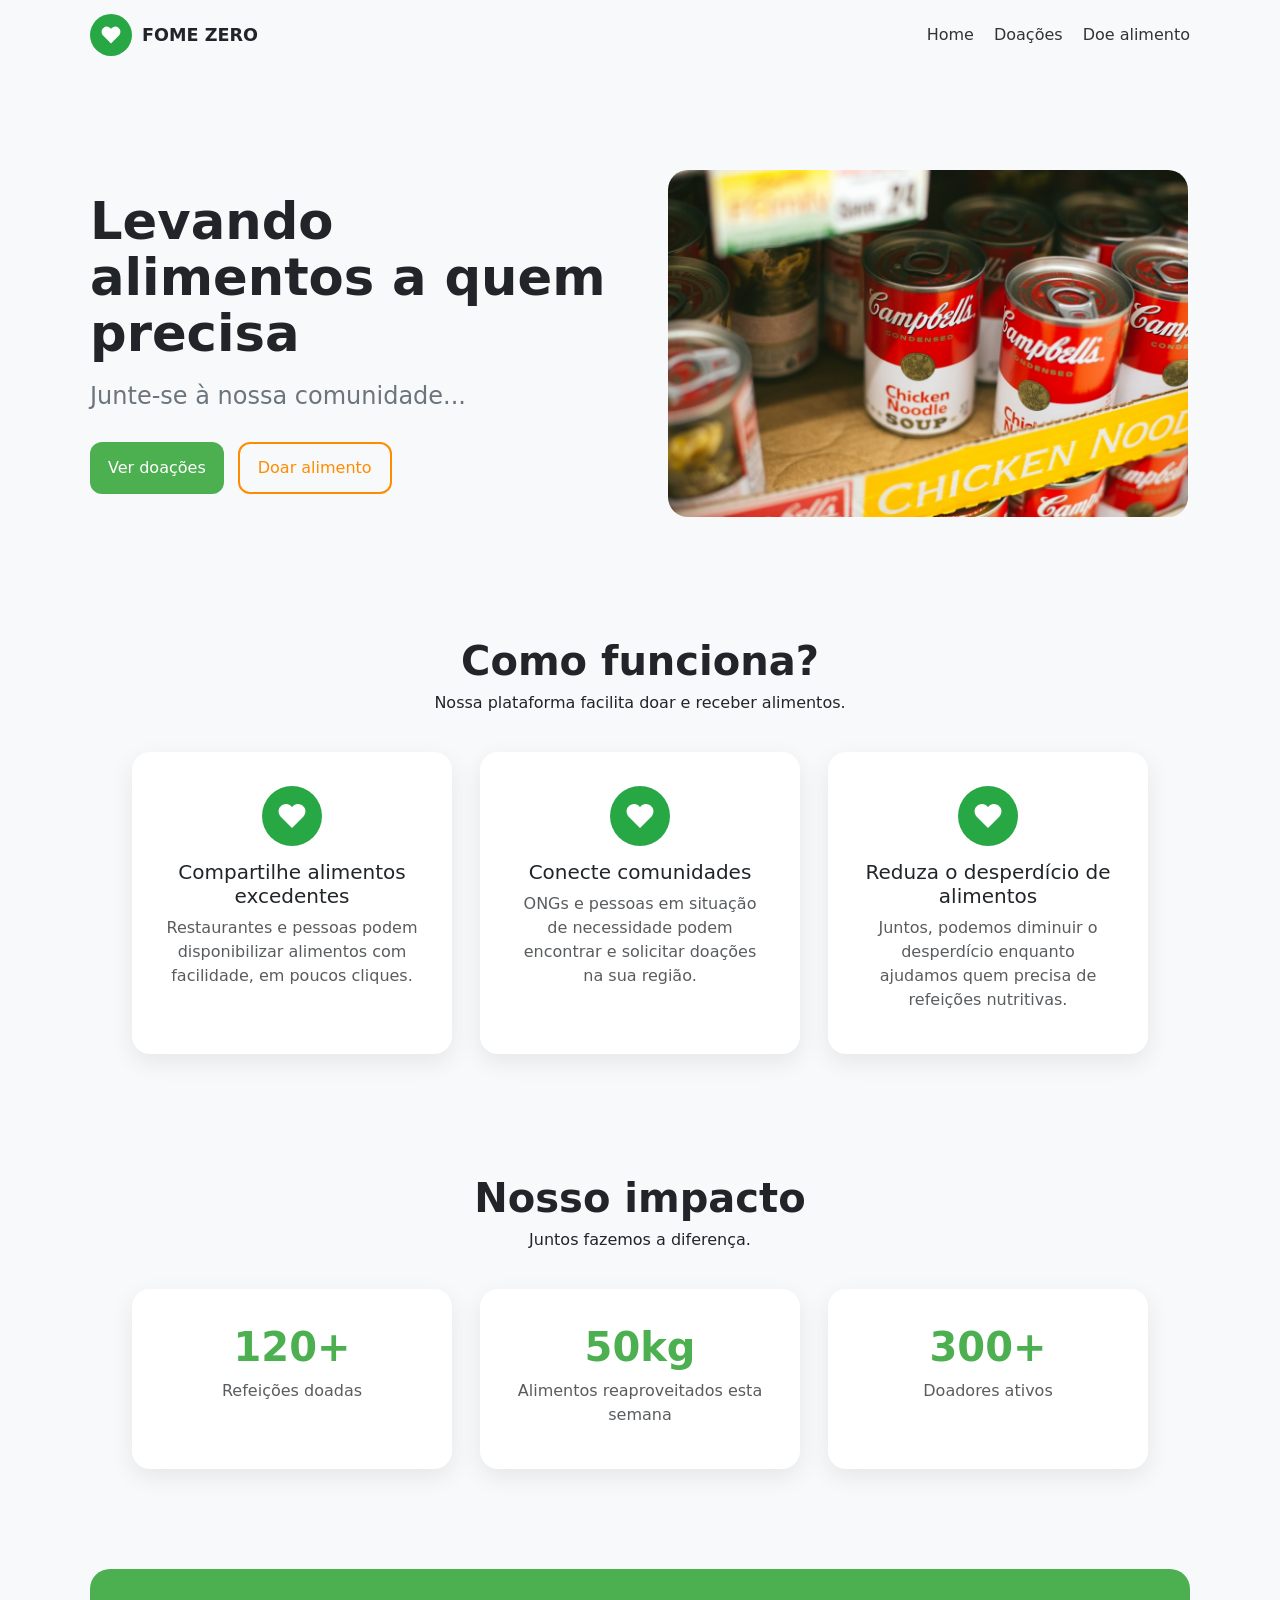
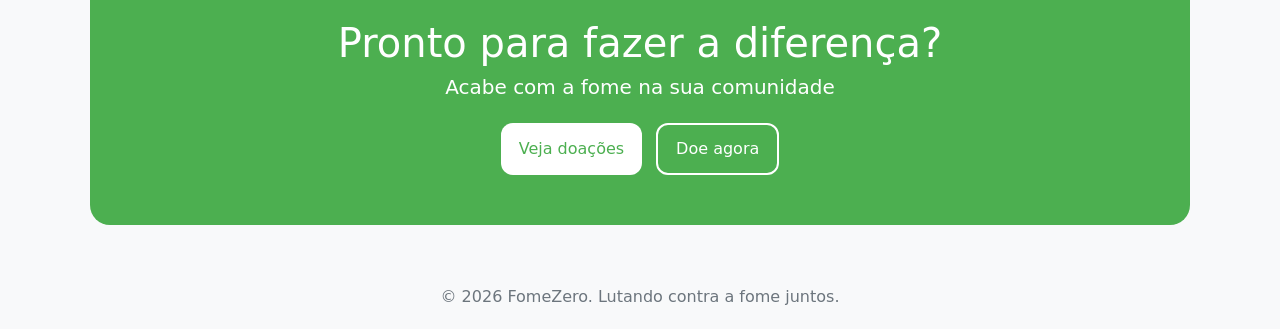
<file: index.html>
<!DOCTYPE html>
<html lang="pt-BR">

<head>
    <link href="https://cdn.jsdelivr.net/npm/bootstrap@5.3.0/dist/css/bootstrap.min.css" rel="stylesheet">
    <link rel="stylesheet" href="./styles.css">
    <meta name="viewport" content="width=device-width, initial-scale=1.0">
</head>

<body>
    <header>
        <nav class="navbar sticky-top bg-body-tertiary">
            <div class="nav-container">

                <div id="header-left-content">
                    <img src="./assets/logo.svg" />
                    <div id="header-title">FOME ZERO</div>
                </div>

                <div id="header-right-content">
                    <a href="./index.html">Home</a>
                    <a href="./donations.html">Doações</a>
                    <a href="./registerFood.html">Doe alimento</a>
                </div>

            </div>
        </nav>
    </header>
    <section id="first-section">
        <div id="hero-content">

            <div id="body-left-content">
                <h1>Levando alimentos a quem precisa</h1>
                <h4>Junte-se à nossa comunidade...</h4>

                <div id="body-left-content-buttons">
                    <button onclick="window.location.href='./donations.html'">Ver doações</button>
                    <button onclick="window.location.href='./registerFood.html'">Doar alimento</button>
                </div>
            </div>

            <div id="body-right-content">
                <img src="./assets/can.png" />
            </div>

        </div>
    </section>
    <section id="second-section">
        <div id="top-content">
            <h1>Como funciona?</h1>
            <h6>Nossa plataforma facilita doar e receber alimentos.</h6>
        </div>

        <div id="bottom-content">
            <div class="card" style="width: 25rem;">
                <div class="card-body">
                    <img src="./assets/logo.svg" />
                    <h5 class="card-title">Compartilhe alimentos excedentes</h5>
                    <h6 class="card-subtitle mb-2 text-body-secondary">Restaurantes e pessoas podem disponibilizar
                        alimentos com facilidade, em poucos cliques.</h6>
                </div>
            </div>

            <div class="card" style="width: 25rem;">
                <div class="card-body">
                    <img src="./assets/logo.svg" />
                    <h5 class="card-title">Conecte comunidades</h5>
                    <h6 class="card-subtitle mb-2 text-body-secondary">ONGs e pessoas em situação de necessidade podem
                        encontrar e solicitar doações na sua região.</h6>
                </div>
            </div>

            <div class="card" style="width: 25rem;">
                <div class="card-body">
                    <img src="./assets/logo.svg" />
                    <h5 class="card-title">Reduza o desperdício de alimentos</h5>
                    <h6 class="card-subtitle mb-2 text-body-secondary">Juntos, podemos diminuir o desperdício enquanto
                        ajudamos quem precisa de refeições nutritivas.</h6>
                </div>
            </div>
        </div>
    </section>
    <section id="third-section">

        <div id="top-content">
            <h1>Nosso impacto</h1>
            <h6>Juntos fazemos a diferença.</h6>
        </div>

        <div id="bottom-content">
            <div class="card" style="width: 25rem;">
                <div class="card-body">
                    <h1 class="card-title">120+</h1>
                    <h6 class="card-subtitle mb-2 text-body-secondary">Refeições doadas</h6>
                </div>
            </div>

            <div class="card" style="width: 25rem;">
                <div class="card-body">
                    <h1 class="card-title">50kg</h1>
                    <h6 class="card-subtitle mb-2 text-body-secondary">Alimentos reaproveitados esta semana</h6>
                </div>
            </div>

            <div class="card" style="width: 25rem;">
                <div class="card-body">
                    <h1 class="card-title">300+</h1>
                    <h6 class="card-subtitle mb-2 text-body-secondary">Doadores ativos</h6>
                </div>
            </div>
        </div>

    </section>
    <section class="cta-section">
        <div>
            <h1>Pronto para fazer a diferença?</h1>
            <h5>Acabe com a fome na sua comunidade</h5>

            <div class="cta-buttons">
                <button onclick="window.location.href='./donations.html'">Veja doações</button>
                <button onclick="window.location.href='./registerFood.html'">Doe agora</button>
            </div>
        </div>
    </section>
</body>
<footer>
    <div>
        © 2026 FomeZero. Lutando contra a fome juntos.
    </div>
</footer>

</html>
</file>
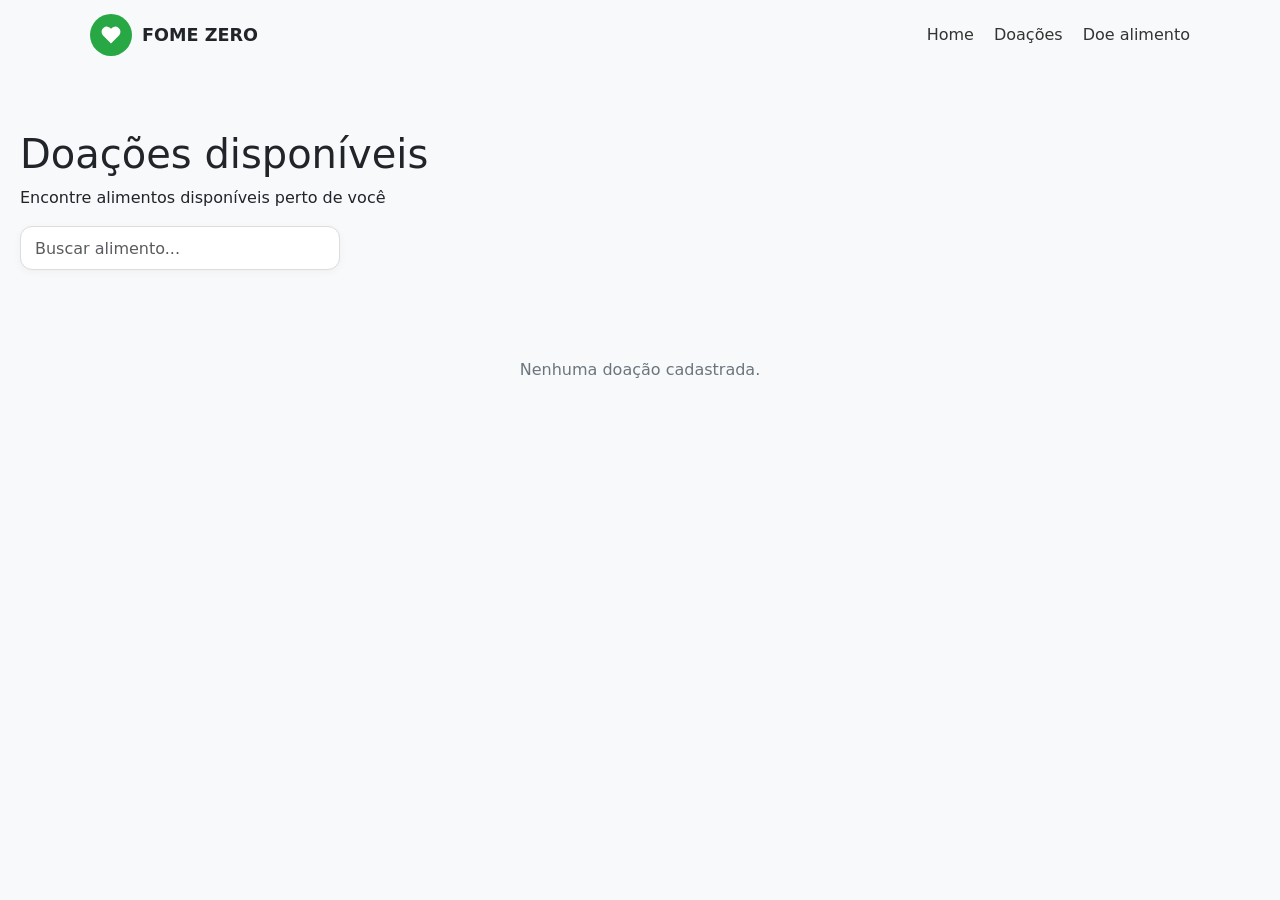
<file: donations.html>
<!DOCTYPE html>
<html lang="pt-BR">

<head>
    <meta charset="UTF-8" />
    <meta name="viewport" content="width=device-width, initial-scale=1.0" />

    <title>Doações - Fome Zero</title>

    <link href="https://cdn.jsdelivr.net/npm/bootstrap@5.3.0/dist/css/bootstrap.min.css" rel="stylesheet">

    <link rel="stylesheet" href="./styles.css">
</head>

<body>

    <header>

        <nav class="navbar sticky-top bg-body-tertiary">

            <div class="nav-container">

                <div id="header-left-content">

                    <img src="./assets/logo.svg" />

                    <div id="header-title">
                        FOME ZERO
                    </div>

                </div>

                <div id="header-right-content">

                    <a href="./index.html">
                        Home
                    </a>

                    <a href="./donations.html">
                        Doações
                    </a>

                    <a href="./registerFood.html">
                        Doe alimento
                    </a>

                </div>

            </div>

        </nav>

    </header>

    <section class="donations-section">

        <div class="donations-header">

            <h1>
                Doações disponíveis
            </h1>

            <p>
                Encontre alimentos disponíveis perto de você
            </p>

        </div>

        <div class="search-container">

            <input type="text" id="searchInput" placeholder="Buscar alimento..." class="form-control" />

        </div>

        <div id="donations-list" class="donations-grid"></div>

        <div id="empty-message" class="empty-message">
            Nenhuma doação cadastrada.
        </div>

    </section>

    <div class="modal fade" id="pickupModal" tabindex="-1">

        <div class="modal-dialog modal-dialog-centered">

            <div class="modal-content">

                <div class="modal-header">

                    <h5 class="modal-title">
                        Solicitar retirada
                    </h5>

                    <button type="button" class="btn-close" data-bs-dismiss="modal"></button>

                </div>

                <div class="modal-body">

                    <label class="form-label">
                        Nome de quem vai retirar
                    </label>

                    <input type="text" id="pickupName" class="form-control" placeholder="Digite seu nome">

                </div>

                <div class="modal-footer">

                    <button type="button" class="btn btn-secondary" data-bs-dismiss="modal">
                        Cancelar
                    </button>

                    <button type="button" class="btn btn-success" id="confirmPickup">
                        Confirmar
                    </button>

                </div>

            </div>

        </div>

    </div>

    <div class="toast-container position-fixed bottom-0 end-0 p-3">

        <div id="pickupToast" class="toast align-items-center text-bg-success border-0" role="alert">

            <div class="d-flex">

                <div class="toast-body">
                    Solicitação enviada com sucesso!
                </div>

                <button type="button" class="btn-close btn-close-white me-2 m-auto" data-bs-dismiss="toast"></button>

            </div>

        </div>

    </div>

    <script src="https://cdn.jsdelivr.net/npm/bootstrap@5.3.0/dist/js/bootstrap.bundle.min.js"></script>

    <script>

        const donationsList =
            document.getElementById("donations-list");

        const emptyMessage =
            document.getElementById("empty-message");

        const searchInput =
            document.getElementById("searchInput");

        const pickupModalElement =
            document.getElementById("pickupModal");

        const pickupModal =
            new bootstrap.Modal(pickupModalElement);

        const pickupToast =
            new bootstrap.Toast(
                document.getElementById("pickupToast")
            );

        const confirmPickupButton =
            document.getElementById("confirmPickup");

        let selectedDonationId = null;

        let donations =
            JSON.parse(
                localStorage.getItem("donations")
            ) || [];

        function renderDonations(
            filteredDonations = donations
        ) {

            donationsList.innerHTML = "";

            if (filteredDonations.length === 0) {

                emptyMessage.style.display = "block";

                return;
            }

            emptyMessage.style.display = "none";

            filteredDonations.forEach((donation) => {

                const card =
                    document.createElement("div");

                card.className = "donation-card";

                card.innerHTML = `

                    <div class="donation-image">

                        <img
                            src="${donation.imagem || './assets/not_found.jpeg'}"
                            alt="food"
                        >

                    </div>

                    <div class="donation-content">

                        <div class="donation-top">

                            <h3 title="${donation.nome}">
                                ${donation.nome}
                            </h3>

                            <span class="badge-type">
                                ${donation.tipo}
                            </span>

                        </div>

                        <p>
                            <strong>Quantidade:</strong>
                            ${donation.quantidade}
                        </p>

                        <p class="address-text">

                            <strong>Endereço:</strong>

                            <span title="
                                ${donation.rua || ""}
                                ${donation.complemento || ""}
                            ">

                                ${donation.rua || ""}

                                ${donation.complemento
                        ? `<br>${donation.complemento}`
                        : ""
                    }

                            </span>

                        </p>

                        <p>
                            <strong>Horário:</strong>
                            ${donation.inicio} até ${donation.fim}
                        </p>

                        <p
                            class="observation"
                            title="${donation.observacoes || ''}"
                        >

                            ${donation.observacoes || "Sem observações"}

                        </p>

                        <button
                            class="claim-btn"
                            onclick="openPickupModal(${donation.id})"
                        >
                            Solicitar retirada
                        </button>

                    </div>

                `;

                donationsList.appendChild(card);

            });

        }

        function openPickupModal(id) {

            selectedDonationId = id;

            document.getElementById("pickupName").value = "";

            pickupModal.show();

        }

        confirmPickupButton.addEventListener("click", () => {

            const pickupName =
                document.getElementById("pickupName").value;

            if (!pickupName.trim()) {

                alert("Digite o nome de quem vai retirar.");

                return;
            }

            pickupModal.hide();

            pickupToast.show();

        });

        renderDonations();

        searchInput.addEventListener("input", (e) => {

            const value =
                e.target.value.toLowerCase();

            const filtered =
                donations.filter((item) =>

                    item.nome
                        .toLowerCase()
                        .includes(value)

                    ||

                    item.tipo
                        .toLowerCase()
                        .includes(value)

                );

            renderDonations(filtered);

        });

    </script>

</body>

</html>
</file>
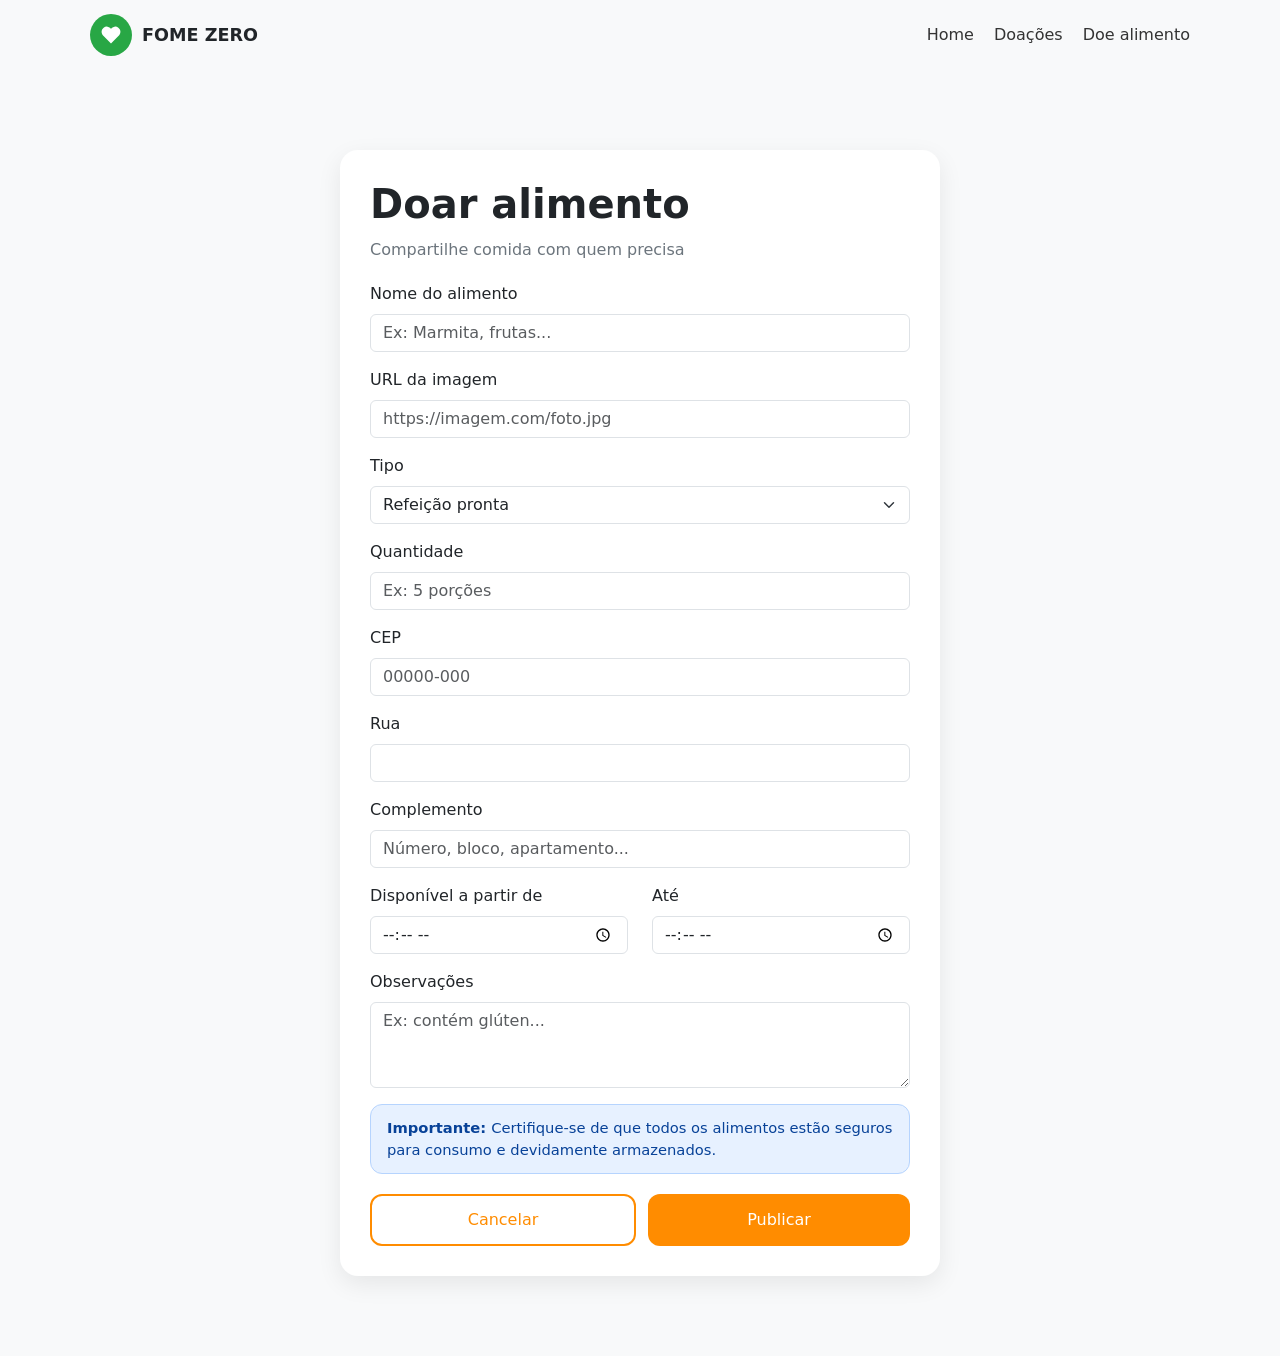
<file: registerFood.html>
<!DOCTYPE html>
<html lang="pt-BR">

<head>
    <meta charset="UTF-8" />
    <meta name="viewport" content="width=device-width, initial-scale=1.0" />

    <title>Doe alimento - Fome Zero</title>

    <link
        href="https://cdn.jsdelivr.net/npm/bootstrap@5.3.0/dist/css/bootstrap.min.css"
        rel="stylesheet"
    >

    <link rel="stylesheet" href="./styles.css">
</head>

<body>

    <header>

        <nav class="navbar sticky-top bg-body-tertiary">

            <div class="nav-container">

                <div id="header-left-content">

                    <img src="./assets/logo.svg" />

                    <div id="header-title">
                        FOME ZERO
                    </div>

                </div>

                <div id="header-right-content">

                    <a href="./index.html">
                        Home
                    </a>

                    <a href="./donations.html">
                        Doações
                    </a>

                    <a href="./registerFood.html">
                        Doe alimento
                    </a>

                </div>

            </div>

        </nav>

    </header>

    <section class="form-section">

        <div class="form-container">

            <h1>
                Doar alimento
            </h1>

            <p>
                Compartilhe comida com quem precisa
            </p>

            <form id="donationForm">

                <div class="mb-3">

                    <label class="form-label">
                        Nome do alimento
                    </label>

                    <input
                        id="nome"
                        type="text"
                        class="form-control"
                        placeholder="Ex: Marmita, frutas..."
                        required
                    >

                </div>

                <div class="mb-3">

                    <label class="form-label">
                        URL da imagem
                    </label>

                    <input
                        id="imagem"
                        type="url"
                        class="form-control"
                        placeholder="https://imagem.com/foto.jpg"
                    >

                </div>

                <div class="mb-3">

                    <label class="form-label">
                        Tipo
                    </label>

                    <select
                        id="tipo"
                        class="form-select"
                    >

                        <option>
                            Refeição pronta
                        </option>

                        <option>
                            Vegetais
                        </option>

                        <option>
                            Frutas
                        </option>

                        <option>
                            Padaria
                        </option>

                        <option>
                            Fast food
                        </option>

                        <option>
                            Japonês
                        </option>

                        <option>
                            Pizza
                        </option>

                        <option>
                            Outros
                        </option>

                    </select>

                </div>

                <div class="mb-3">

                    <label class="form-label">
                        Quantidade
                    </label>

                    <input
                        id="quantidade"
                        type="text"
                        class="form-control"
                        placeholder="Ex: 5 porções"
                        required
                    >

                </div>

                <div class="mb-3">

                    <label class="form-label">
                        CEP
                    </label>

                    <input
                        id="cep"
                        type="text"
                        class="form-control"
                        placeholder="00000-000"
                        maxlength="9"
                        required
                    >

                </div>

                <div class="mb-3">

                    <label class="form-label">
                        Rua
                    </label>

                    <input
                        id="rua"
                        type="text"
                        class="form-control"
                        readonly
                    >

                </div>

                <div class="mb-3">

                    <label class="form-label">
                        Complemento
                    </label>

                    <input
                        id="complemento"
                        type="text"
                        class="form-control"
                        placeholder="Número, bloco, apartamento..."
                    >

                </div>

                <div class="row">

                    <div class="col-md-6 mb-3">

                        <label class="form-label">
                            Disponível a partir de
                        </label>

                        <input
                            id="inicio"
                            type="time"
                            class="form-control"
                            required
                        >

                    </div>

                    <div class="col-md-6 mb-3">

                        <label class="form-label">
                            Até
                        </label>

                        <input
                            id="fim"
                            type="time"
                            class="form-control"
                            required
                        >

                    </div>

                </div>

                <div class="mb-3">

                    <label class="form-label">
                        Observações
                    </label>

                    <textarea
                        id="observacoes"
                        class="form-control"
                        rows="3"
                        placeholder="Ex: contém glúten..."
                    ></textarea>

                </div>

                <div class="info-box">

                    <strong>
                        Importante:
                    </strong>

                    Certifique-se de que todos os alimentos
                    estão seguros para consumo e devidamente
                    armazenados.

                </div>

                <div class="form-buttons">

                    <button
                        type="button"
                        class="btn-cancel"
                        onclick="window.location.href='./index.html'"
                    >
                        Cancelar
                    </button>

                    <button
                        type="submit"
                        class="btn-submit"
                        id="submitButton"
                    >

                        <span id="buttonText">
                            Publicar
                        </span>

                        <span
                            id="buttonSpinner"
                            class="spinner-border spinner-border-sm ms-2 d-none"
                        ></span>

                    </button>

                </div>

            </form>

        </div>

    </section>

    <div class="toast-container position-fixed bottom-0 end-0 p-3">

        <div
            id="successToast"
            class="toast align-items-center text-bg-success border-0"
            role="alert"
        >

            <div class="d-flex">

                <div class="toast-body">
                    Doação publicada com sucesso!
                </div>

                <button
                    type="button"
                    class="btn-close btn-close-white me-2 m-auto"
                    data-bs-dismiss="toast"
                ></button>

            </div>

        </div>

    </div>

    <script src="https://cdn.jsdelivr.net/npm/bootstrap@5.3.0/dist/js/bootstrap.bundle.min.js"></script>

    <script>

        const cepInput =
            document.getElementById("cep");

        cepInput.addEventListener("input", (e) => {

            let value =
                e.target.value.replace(/\D/g, "");

            value = value.replace(
                /^(\d{5})(\d)/,
                "$1-$2"
            );

            e.target.value = value;

        });

        cepInput.addEventListener("blur", async () => {

            const cep =
                cepInput.value.replace(/\D/g, "");

            if (cep.length !== 8) return;

            try {

                const response = await fetch(
                    `https://viacep.com.br/ws/${cep}/json/`
                );

                const data =
                    await response.json();

                if (data.erro) {

                    alert("CEP não encontrado.");

                    return;
                }

                const ruaCompleta =
                    `${data.logradouro} - ${data.bairro}, ${data.localidade}/${data.uf}`;

                document.getElementById("rua").value =
                    ruaCompleta;

            } catch (error) {

                console.error(error);

                alert("Erro ao buscar CEP.");

            }

        });

        const form =
            document.getElementById("donationForm");

        form.addEventListener("submit", (e) => {

            e.preventDefault();

            const submitButton =
                document.getElementById("submitButton");

            const buttonText =
                document.getElementById("buttonText");

            const buttonSpinner =
                document.getElementById("buttonSpinner");

            submitButton.disabled = true;

            buttonText.innerText = "Publicando...";

            buttonSpinner.classList.remove("d-none");

            const donation = {

                id: Date.now(),

                nome:
                    document.getElementById("nome").value,

                imagem:
                    document.getElementById("imagem").value,

                tipo:
                    document.getElementById("tipo").value,

                quantidade:
                    document.getElementById("quantidade").value,

                cep:
                    document.getElementById("cep").value,

                rua:
                    document.getElementById("rua").value,

                complemento:
                    document.getElementById("complemento").value,

                inicio:
                    document.getElementById("inicio").value,

                fim:
                    document.getElementById("fim").value,

                observacoes:
                    document.getElementById("observacoes").value,
            };

            const existingDonations =
                JSON.parse(
                    localStorage.getItem("donations")
                ) || [];

            existingDonations.push(donation);

            localStorage.setItem(
                "donations",
                JSON.stringify(existingDonations)
            );

            const toastElement =
                document.getElementById("successToast");

            const toast =
                new bootstrap.Toast(toastElement);

            toast.show();

            form.reset();

            setTimeout(() => {

                submitButton.disabled = false;

                buttonText.innerText = "Publicar";

                buttonSpinner.classList.add("d-none");

                window.location.href =
                    "donations.html";

            }, 900);

        });

    </script>

</body>

</html>
</file>
<file: styles.css>
body {
  font-family: system-ui, -apple-system, sans-serif;
  background-color: #f8f9fa;
  margin: 0;
}

:root {
  --green: #4CAF50;
  --orange: #ff8c00;
}

.navbar {
  padding: 14px 20px;
}

.nav-container {
  max-width: 1100px;
  margin: 0 auto;
  width: 100%;

  display: flex;
  justify-content: space-between;
  align-items: center;
}

#header-left-content {
  display: flex;
  align-items: center;
  gap: 10px;
}

#header-left-content img {
  width: 42px;
}

#header-title {
  font-weight: bold;
  font-size: 1.1rem;
}

#header-right-content {
  display: flex;
  gap: 20px;
}

#header-right-content a {
  text-decoration: none;
  color: #333;
  font-weight: 500;
}

section {
  padding: 60px 20px;
}

#first-section {
  margin-top: 40px;
}

#hero-content {
  max-width: 1100px;
  margin: 0 auto;

  display: flex;
  align-items: center;
  justify-content: space-between;
  gap: 50px;
}

#body-left-content {
  flex: 1;
}

#body-left-content h1 {
  font-size: 3.2rem;
  font-weight: 700;
  margin-bottom: 16px;
  line-height: 1.1;
}

#body-left-content h4 {
  color: #6c757d;
  margin-bottom: 28px;
  line-height: 1.5;
}

#body-left-content-buttons {
  display: flex;
  gap: 14px;
  flex-wrap: wrap;
}

button {
  border-radius: 12px;
  padding: 12px 18px;
  border: none;
  cursor: pointer;
  transition: 0.2s ease;
  font-weight: 500;
}

button:hover {
  transform: translateY(-2px);
}

#body-left-content-buttons button:first-child {
  background-color: var(--green);
  color: white;
}

#body-left-content-buttons button:last-child {
  background-color: transparent;
  color: var(--orange);
  border: 2px solid var(--orange);
}

#body-right-content {
  flex: 1;
  display: flex;
  justify-content: center;
}

#body-right-content img {
  width: 100%;
  max-width: 520px;
  border-radius: 20px;
}

#top-content {
  text-align: center;
  margin-bottom: 40px;
}

#top-content h1 {
  font-weight: 700;
}

#bottom-content {
  display: flex;
  gap: 28px;
  justify-content: center;
  flex-wrap: wrap;
}

.card {
  width: 320px !important;
  border: none;
  border-radius: 18px;
  padding: 18px;
  background: white;
  box-shadow: 0 8px 24px rgba(0,0,0,0.08);
  transition: 0.2s ease;
}

.card:hover {
  transform: translateY(-6px);
  box-shadow: 0 12px 30px rgba(0,0,0,0.12);
}

.card img {
  width: 60px;
  display: block;
  margin: 0 auto 14px auto;
}

.card-body {
  text-align: center;
}

.card-title {
  margin-bottom: 12px;
}

.card-subtitle {
  line-height: 1.5;
}

#third-section .card h1 {
  color: var(--green);
  font-weight: 700;
}

.cta-section {
  max-width: 1100px;
  margin: 40px auto;
  text-align: center;

  background: var(--green);
  color: white;

  border-radius: 20px;
  padding: 50px 20px;
}

.cta-buttons {
  margin-top: 24px;

  display: flex;
  justify-content: center;
  gap: 14px;
  flex-wrap: wrap;
}

.cta-section button:first-child {
  background: white;
  color: var(--green);
}

.cta-section button:last-child {
  background: transparent;
  border: 2px solid white;
  color: white;
}

footer {
  text-align: center;
  padding: 20px;
  color: #6c757d;
}

.form-section {
  display: flex;
  justify-content: center;
  padding: 80px 20px;
}

.form-container {
  max-width: 600px;
  width: 100%;

  background: white;
  padding: 30px;
  border-radius: 18px;

  box-shadow: 0 8px 24px rgba(0,0,0,0.08);
}

.form-container h1 {
  font-weight: 700;
  margin-bottom: 10px;
}

.form-container p {
  color: #6c757d;
  margin-bottom: 20px;
}

.form-buttons {
  display: flex;
  gap: 12px;
}

.form-buttons button {
  flex: 1;
}

.btn-submit {
  background-color: var(--orange);
  color: white;
}

.btn-cancel {
  background-color: transparent;
  border: 2px solid var(--orange);
  color: var(--orange);
}

.info-box {
  background-color: #e7f1ff;
  border: 1px solid #b6d4fe;
  border-radius: 12px;
  padding: 12px 16px;
  font-size: 0.92rem;
  color: #084298;
  margin-bottom: 20px;
}

.donations-grid {
  display: grid;
  grid-template-columns: repeat(4, 1fr);
  gap: 20px;
}

.donation-card {
  background: white;
  border-radius: 16px;
  overflow: hidden;

  box-shadow: 0 4px 18px rgba(0,0,0,0.08);

  transition: 0.2s ease;

  display: flex;
  flex-direction: column;
  height: 100%;
}

.donation-card:hover {
  transform: translateY(-4px);
}

.donation-image img {
  width: 100%;
  height: 180px;
  object-fit: cover;
}

.donation-content {
  padding: 16px;

  display: flex;
  flex-direction: column;
  flex: 1;
}

.donation-top {
  display: flex;
  justify-content: space-between;
  align-items: center;
  gap: 10px;

  margin-bottom: 10px;
}

.donation-top h3 {
  margin: 0;
  font-size: 1.05rem;
  font-weight: 600;
}

.badge-type {
  background: #fff3cd;
  color: #856404;
  padding: 4px 10px;
  border-radius: 999px;
  font-size: 0.72rem;
  white-space: nowrap;
}

.donation-content p {
  margin-bottom: 8px;
  font-size: 0.92rem;
}

.address-text {
  min-height: 64px;
  line-height: 1.4;
}

.observation {
  color: #6c757d;
  font-size: 0.85rem;
  margin-top: 10px;
}

.claim-btn {
  width: 100%;
  margin-top: auto;

  background: var(--green);
  color: white;

  padding: 10px;
  border-radius: 10px;
  border: none;
}

.claim-btn:hover {
  opacity: 0.9;
}

.search-container {
  max-width: 320px;
  margin-bottom: 48px;
}

.search-container input {
  height: 44px;
  border-radius: 12px;
  padding: 0 14px;

  border: 1px solid #ddd;

  box-shadow: 0 2px 8px rgba(0,0,0,0.04);
}

.empty-message {
  text-align: center;
  color: #6c757d;
  margin-top: 40px;
}

@media (max-width: 1200px) {
  .donations-grid {
    grid-template-columns: repeat(3, 1fr);
  }
}

@media (max-width: 900px) {

  #hero-content {
    flex-direction: column;
    text-align: center;
  }

  #body-left-content {
    display: flex;
    flex-direction: column;
    align-items: center;
  }

  #body-left-content h1 {
    font-size: 2.5rem;
  }

  #body-right-content img {
    max-width: 400px;
  }

  .donations-grid {
    grid-template-columns: repeat(2, 1fr);
  }
}

@media (max-width: 700px) {

  .nav-container {
    flex-direction: column;
    gap: 14px;
  }

  #header-right-content {
    flex-wrap: wrap;
    justify-content: center;
  }

  #body-left-content h1 {
    font-size: 2rem;
  }

  #body-left-content h4 {
    font-size: 1rem;
  }

  .card {
    width: 100% !important;
  }

  .cta-section {
    margin: 20px;
  }

  .form-buttons {
    flex-direction: column;
  }

  .donations-grid {
    grid-template-columns: 1fr;
  }

  .search-container {
    max-width: 100%;
  }
}
</file>
